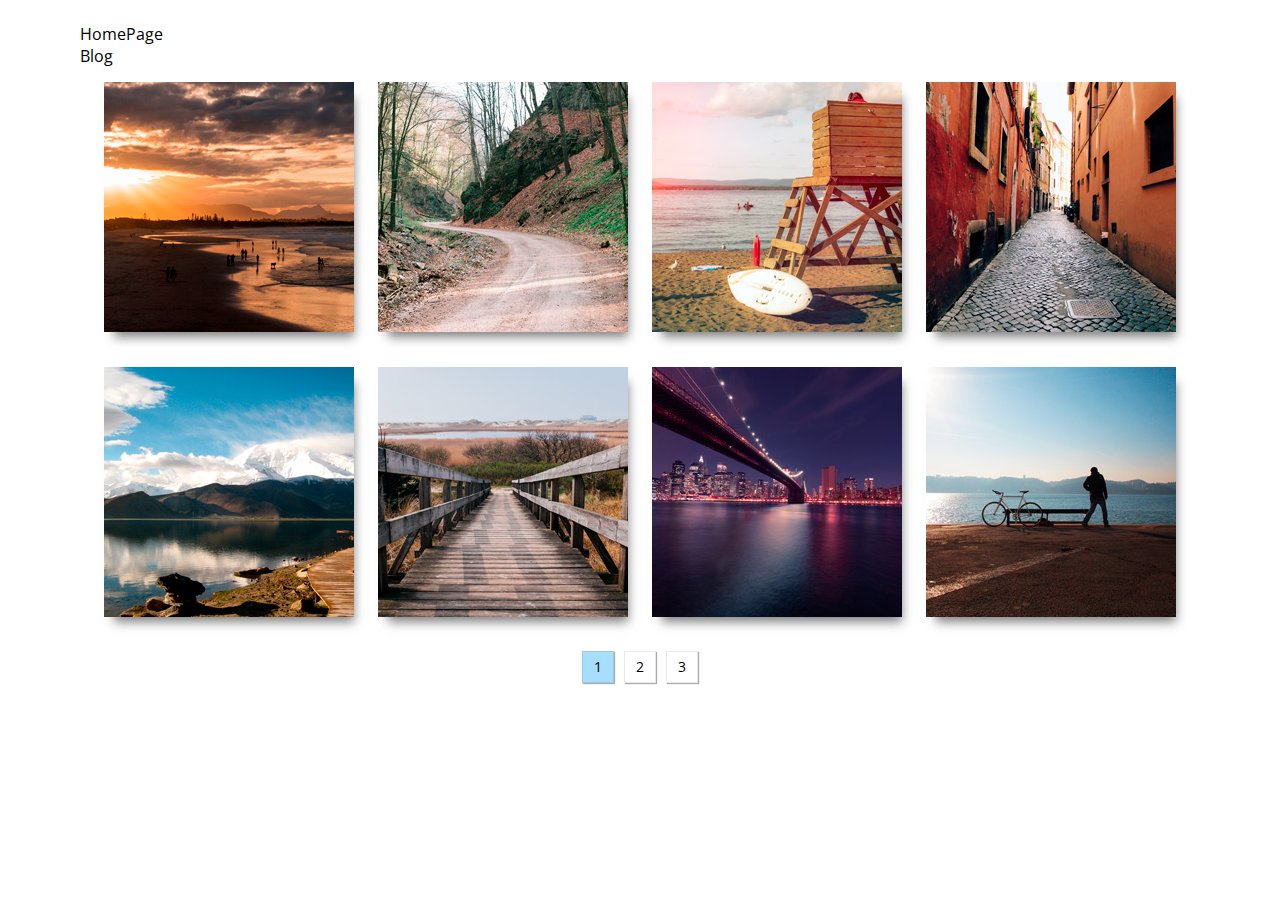
<file: Flip_turn/index.html>
<!DOCTYPE html>
<head>
	<title>Gallary</title>
	<meta name="keywords" content="" />
	<meta name="description" content="" />
	<meta charset="UTF-8">
	<meta name="viewport" content="width=device-width, initial-scale=1.0">
	<link href='http://fonts.googleapis.com/css?family=Open+Sans:400,300,700' rel='stylesheet' type='text/css'>
	<link href="css/font-awesome.min.css" rel="stylesheet" type="text/css">
	<link href="css/magnific-popup.css" rel="stylesheet">
	<link href="css/templatemo_style.css" rel="stylesheet" type="text/css">
</head>


<body style="background-color:white;">


		<div class="content-container" >

			<header>
			<!--<h1 class="center-text">Gallary at glance</h1>-->

		</header>

		<li><a href="http://localhost/SitoFotografico/HomePage.html"  class="icon fa-sign-in" title="Login"><span class="label">HomePage</span></a></li>
		<li><a href="http://localhost/SitoFotografico/blog.html" class="icon fa-picture-o" title="Blog"><span class="label">Blog</span></a></li>



		<div id="portfolio-content" class="center-text">
			<div class="portfolio-page" id="page-1">
				<div class="portfolio-group">
					<a class="portfolio-item" href="images/1-large.jpg">
						<img src="images/1-small.jpg" alt="image 1">
						<div class="detail">
							<h3>Wavy Road</h3>
							<p>Duis ac laoreet mi. Maecenas non lorem sed elit molestie tincidunt. Vestibulum tincidunt libero urna, ut dignissim purus accumsan nec.</p>
							<span class="btn">View</span>
						</div>
					</a>
				</div>
				<div class="portfolio-group">

					<a class="portfolio-item" href="images/2-large.jpg">
						<img src="images/2-small.jpg" alt="image 2">
						<div class="detail">
							<h3>Rocky Mountain</h3>
							<p>Sed in molestie lectus. Curabitur non est neque. Maecenas id luctus ligula. Duis ac laoreet mi. Maecenas non lorem sed elit molestie tincidunt.</p>
							<span class="btn">View</span>
						</div>
					</a>
				</div>
				<div class="portfolio-group">
					<a class="portfolio-item" href="images/3-large.jpg">
						<img src="images/3-small.jpg" alt="image 3">
						<div class="detail">
							<h3>Clear River</h3>
							<p>Duis ac laoreet mi. Maecenas non lorem sed elit molestie tincidunt. Vestibulum tincidunt libero urna, ut dignissim purus accumsan nec.</p>
							<span class="btn">View</span>
						</div>
					</a>
				</div>
				<div class="portfolio-group">
					<a class="portfolio-item" href="images/4-large.jpg">
						<img src="images/4-small.jpg" alt="image 4">
						<div class="detail">
							<h3>Rounded Flower</h3>
							<p>Sed in molestie lectus. Curabitur non est neque. Maecenas id luctus ligula. Mauris dignissim ante eu arcu ultricies, at sodales orci aliquet.</p>
							<span class="btn">View</span>
						</div>
					</a>
				</div>
				<div class="portfolio-group">
					<a class="portfolio-item" href="images/5-large.jpg">
						<img src="images/5-small.jpg" alt="image 5">
						<div class="detail">
							<h3>Bustling City</h3>
							<p>Duis ac laoreet mi. Vestibulum tincidunt libero urna, ut dignissim purus accumsan nec. Sed in molestie lectus. Curabitur non est neque.</p>
							<span class="btn">View</span>
						</div>
					</a>
				</div>
				<div class="portfolio-group">
					<a class="portfolio-item" href="images/6-large.jpg">
						<img src="images/6-small.jpg" alt="image 6">
						<div class="detail">
							<h3>Retired Leaves</h3>
							<p>Sed in molestie lectus. Curabitur non est neque. Maecenas id luctus ligula. Mauris dignissim ante eu arcu ultricies, at sodales orci aliquet.</p>
							<span class="btn">View</span>
						</div>
					</a>
				</div>
				<div class="portfolio-group">
					<a class="portfolio-item" href="images/7-large.jpg">
						<img src="images/7-small.jpg" alt="image 7">
						<div class="detail">
							<h3>Clean Design</h3>
							<p>Vestibulum tincidunt libero urna, ut dignissim purus accumsan nec. Maecenas id luctus ligula. Mauris dignissim ante eu arcu ultricies, at sodales orci aliquet.</p>
							<span class="btn">View</span>
						</div>
					</a>
				</div>
				<div class="portfolio-group">
					<a class="portfolio-item" href="images/8-large.jpg">
						<img src="images/8-small.jpg" alt="image 8">
						<div class="detail">
							<h3>Rock Solid</h3>
							<p>Duis ac laoreet mi. Maecenas non lorem sed elit molestie tincidunt. Mauris dignissim ante eu arcu ultricies, at sodales orci aliquet.</p>
							<span class="btn">View</span>
						</div>
					</a>
				</div>
			</div>
			<div class="portfolio-page" id="page-2" style="display:none;">
				<div class="portfolio-group">
					<a class="portfolio-item" href="images/8-large.jpg">
						<img src="images/8-small.jpg" alt="image 8">
						<div class="detail">
							<h3>Wavy Road</h3>
							<p>Duis ac laoreet mi. Maecenas non lorem sed elit molestie tincidunt. Sed in molestie lectus. Curabitur non est neque.</p>
							<span class="btn">View</span>
						</div>
					</a>
				</div>
				<div class="portfolio-group">
					<a class="portfolio-item" href="images/7-large.jpg">
						<img src="images/7-small.jpg" alt="image 7">
						<div class="detail">
							<h3>Rocky Mountain</h3>
							<p>Sed in molestie lectus. Curabitur non est neque. Maecenas id luctus ligula. Mauris dignissim ante eu arcu ultricies, at sodales orci aliquet. Duis ac laoreet mi.</p>
							<span class="btn">View</span>
						</div>
					</a>
				</div>
				<div class="portfolio-group">
					<a class="portfolio-item" href="images/6-large.jpg">
						<img src="images/6-small.jpg" alt="image 6">
						<div class="detail">
							<h3>Clear River</h3>
							<p>Duis ac laoreet mi. Maecenas non lorem sed elit molestie tincidunt. Vestibulum tincidunt libero urna, ut dignissim purus accumsan nec. Sed in molestie lectus.</p>
							<span class="btn">View</span>
						</div>
					</a>
				</div>
				<div class="portfolio-group">
					<a class="portfolio-item" href="images/5-large.jpg">
						<img src="images/5-small.jpg" alt="image 5">
						<div class="detail">
							<h3>Rounded Flower</h3>
							<p>Sed in molestie lectus. Curabitur non est neque. Maecenas id luctus ligula. Mauris dignissim ante eu arcu ultricies, at sodales orci aliquet.</p>
							<span class="btn">View</span>
						</div>
					</a>
				</div>
				<div class="portfolio-group">
					<a class="portfolio-item" href="images/4-large.jpg">
						<img src="images/4-small.jpg" alt="image 4">
						<div class="detail">
							<h3>Bustling City</h3>
							<p>Duis ac laoreet mi. Maecenas non lorem sed elit molestie tincidunt. Vestibulum tincidunt libero urna, ut dignissim purus accumsan nec.</p>
							<span class="btn">View</span>
						</div>
					</a>
				</div>
				<div class="portfolio-group">
					<a class="portfolio-item" href="images/3-large.jpg">
						<img src="images/3-small.jpg" alt="image 3">
						<div class="detail">
							<h3>Retired Leaves</h3>
							<p>Sed in molestie lectus. Curabitur non est neque. Maecenas id luctus ligula. Mauris dignissim ante eu arcu ultricies, at sodales orci aliquet.</p>
							<span class="btn">View</span>
						</div>
					</a>
				</div>
				<div class="portfolio-group">
					<a class="portfolio-item" href="images/2-large.jpg">
						<img src="images/2-small.jpg" alt="image 2">
						<div class="detail">
							<h3>Clean Design</h3>
							<p>Vestibulum tincidunt libero urna, ut dignissim purus accumsan nec. Sed in molestie lectus. Curabitur non est neque. Maecenas id luctus ligula.</p>
							<span class="btn">View</span>
						</div>
					</a>
				</div>
				<div class="portfolio-group">
					<a class="portfolio-item" href="images/1-large.jpg">
						<img src="images/1-small.jpg" alt="image 1">
						<div class="detail">
							<h3>Rock Solid</h3>
							<p>Duis ac laoreet mi. Maecenas non lorem sed elit molestie tincidunt. Maecenas id luctus ligula. Mauris dignissim ante eu arcu ultricies, at sodales orci aliquet.</p>
							<span class="btn">View</span>
						</div>
					</a>
				</div>
			</div>
			<div class="portfolio-page" id="page-3" style="display:none;">
				<div class="portfolio-group">
					<a class="portfolio-item" href="images/3-large.jpg">
						<img src="images/3-small.jpg" alt="image 3">
						<div class="detail">
							<h3>Wavy Road</h3>
							<p>Duis ac laoreet mi. Maecenas non lorem sed elit molestie tincidunt. Vestibulum tincidunt libero urna, ut dignissim purus accumsan nec. Curabitur non est neque.</p>
							<span class="btn">View</span>
						</div>
					</a>
				</div>
				<div class="portfolio-group">
					<a class="portfolio-item" href="images/2-large.jpg">
						<img src="images/2-small.jpg" alt="image 2">
						<div class="detail">
							<h3>Rocky Mountain</h3>
							<p>Sed in molestie lectus. Curabitur non est neque. Maecenas id luctus ligula. Mauris dignissim ante eu arcu ultricies, at sodales orci aliquet. Duis ac laoreet mi.</p>
							<span class="btn">View</span>
						</div>
					</a>
				</div>
				<div class="portfolio-group">
					<a class="portfolio-item" href="images/4-large.jpg">
						<img src="images/4-small.jpg" alt="image 4">
						<div class="detail">
							<h3>Clear River</h3>
							<p>Duis ac laoreet mi. Maecenas non lorem sed elit molestie tincidunt. Vestibulum tincidunt libero urna, ut dignissim purus accumsan nec. Sed in molestie lectus.</p>
							<span class="btn">View</span>
						</div>
					</a>
				</div>
				<div class="portfolio-group">
					<a class="portfolio-item" href="images/1-large.jpg">
						<img src="images/1-small.jpg" alt="image 1">
						<div class="detail">
							<h3>Rounded Flower</h3>
							<p>Sed in molestie lectus. Curabitur non est neque. Maecenas id luctus ligula. Mauris dignissim ante eu arcu ultricies, at sodales orci aliquet. </p>
							<span class="btn">View</span>
						</div>
					</a>
				</div>
				<div class="portfolio-group">
					<a class="portfolio-item" href="images/5-large.jpg">
						<img src="images/5-small.jpg" alt="image 5">
						<div class="detail">
							<h3>Bustling City</h3>
							<p>Duis ac laoreet mi. Maecenas non lorem sed elit molestie tincidunt. Vestibulum tincidunt libero urna, ut dignissim purus accumsan nec. Curabitur non est neque.</p>
							<span class="btn">View</span>
						</div>
					</a>
				</div>
				<div class="portfolio-group">
					<a class="portfolio-item" href="images/6-large.jpg">
						<img src="images/6-small.jpg" alt="image 22">
						<div class="detail">
							<h3>Retired Leaves</h3>
							<p>Sed in molestie lectus. Curabitur non est neque. Maecenas id luctus ligula. Mauris dignissim ante eu arcu ultricies, at sodales orci aliquet.</p>
							<span class="btn">View</span>
						</div>
					</a>
				</div>
				<div class="portfolio-group">
					<a class="portfolio-item" href="images/8-large.jpg">
						<img src="images/8-small.jpg" alt="image 8">
						<div class="detail">
							<h3>Clean Design</h3>
							<p>Vestibulum tincidunt libero urna, ut dignissim purus accumsan nec. Sed in molestie lectus. Curabitur non est neque. Maecenas id luctus ligula.</p>
							<span class="btn">View</span>
						</div>
					</a>
				</div>
				<div class="portfolio-group">
					<a class="portfolio-item" href="images/7-large.jpg">
						<img src="images/7-small.jpg" alt="image 7">
						<div class="detail">
							<h3>Rock Solid</h3>
							<p>Duis ac laoreet mi. Maecenas non lorem sed elit molestie tincidunt. Maecenas id luctus ligula. Mauris dignissim ante eu arcu ultricies, at sodales orci aliquet.</p>
							<span class="btn">View</span>
						</div>
					</a>
				</div>
			</div> <!-- page 3 -->
			<div class="pagination">
				<ul class="nav">
					<li class="active">1</li>
					<li>2</li>
					<li>3</li>
				</ul>
			</div>
		</div>
	</div>	<!-- /.content-container -->



	<script type="text/javascript" src="js/jquery-1.11.1.min.js"></script>
	<script type="text/javascript" src="js/jquery.easing.1.3.js"></script>
	<script type="text/javascript" src="js/modernizr.2.5.3.min.js"></script>
	<script type="text/javascript" src="js/jquery.magnific-popup.min.js"></script>
	<script type="text/javascript" src="js/templatemo_script.js"></script>
	<script type="text/javascript">
		$(function () {
			$('.pagination li').click(changePage);
			$('.portfolio-item').magnificPopup({
				type: 'image',
				gallery:{
					enabled:true
				}
			});
		});
	</script>
</body>
</html>
</file>
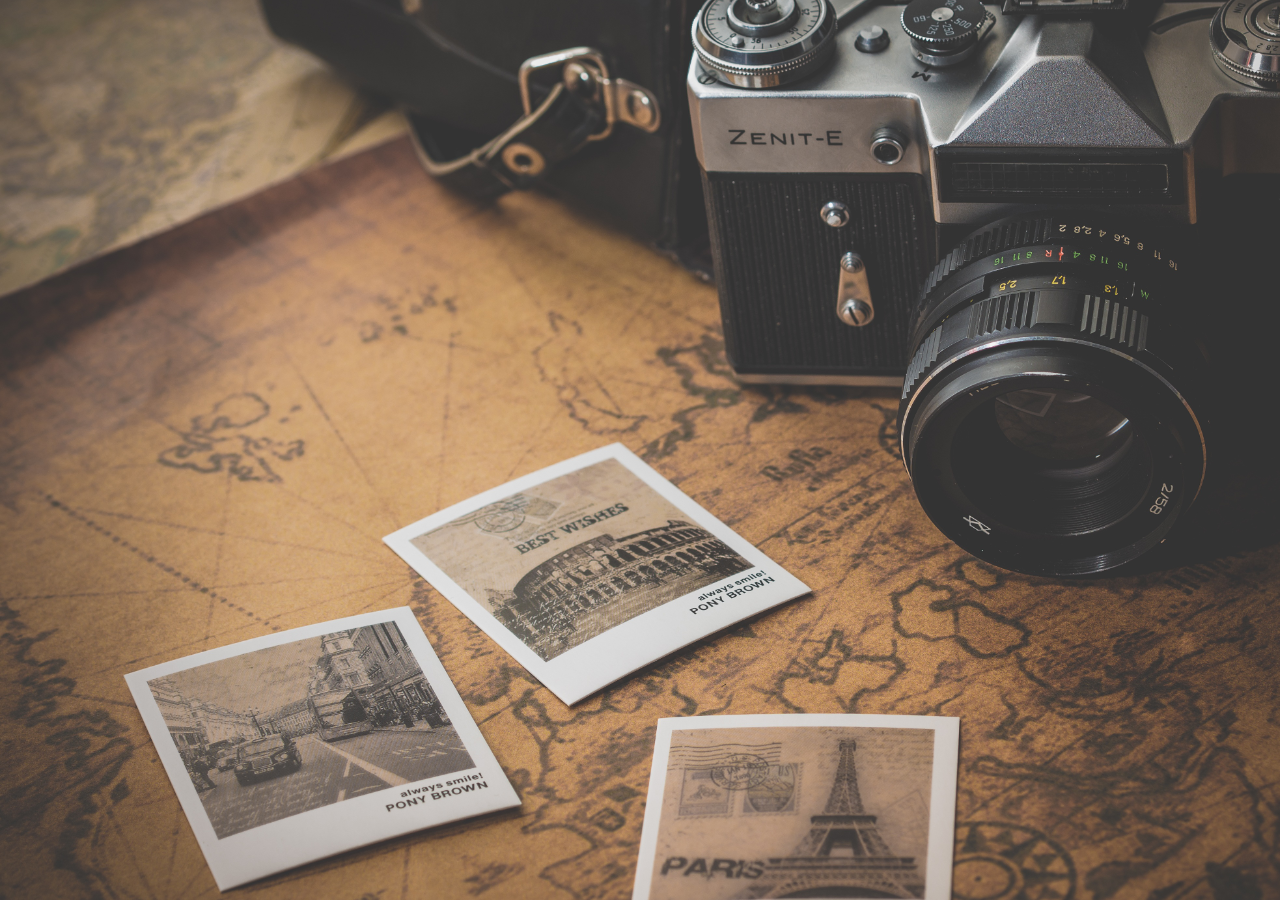
<file: signin.html>
<html>
	<head>
		<title>SitoFotografico</title>
		<meta charset="utf-8" />
		<meta name="viewport" content="width=device-width, initial-scale=1" />
		<link rel="stylesheet" href="css/main.css" />
		<link rel="stylesheet" href="css/singup-arrange.css" />

	</head>
	<body class="loading">
			<div id="bg"></div>
				<header id="header">



			<section id="main" class="container 75%">
				<header>
					<p>Inserisci i dati richiesti per effettuare l'accesso.</p>
				</header>
				<div class="box">
					<form method="post" action="signin.php">
						<div class="row uniform 50%">
							<div class="12u">
								<input type="text" name="name" id="name" value="" placeholder="Name" />
							</div>
							<div class="12u">
								<input type="password" name="password" id="password" value="" placeholder="Password" />
							</div>
							<div class="12u"></div>
							<div class="12u"></div>
						</div>
						<div class="row uniform">
							<div class="12u">
								<ul class="actions align-center">
									<input type="submit" value="Sign In" />
								</ul>
							</div>
						</div>
					</form>
				</div>
			</section>

			<script>
			window.onload = function() { document.body.className = ''; }
			</script>

	</body>
</html>
</file>
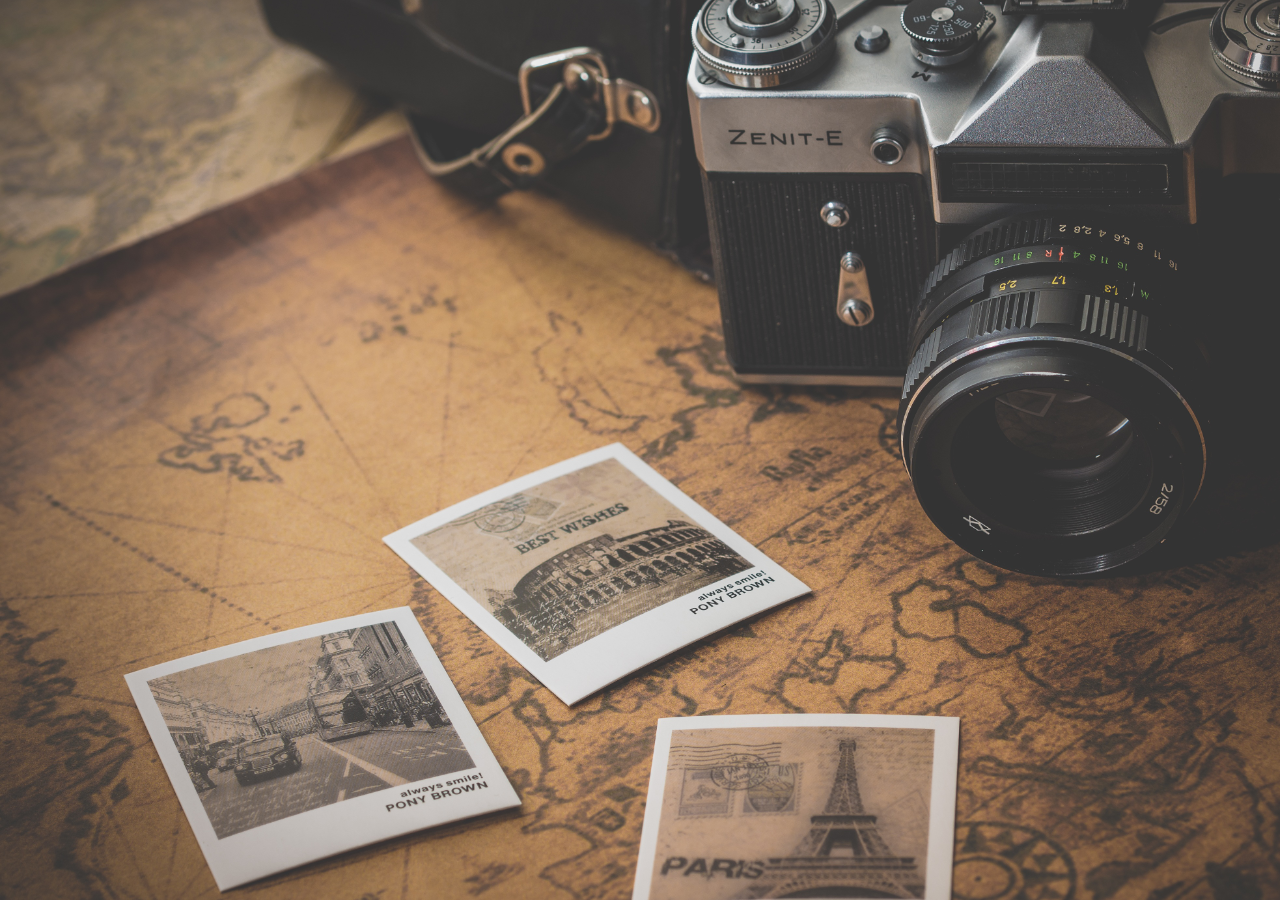
<file: signup.html>
<html>
	<head>
		<title>SitoFotografico</title>
		<meta charset="utf-8" />
		<meta name="viewport" content="width=device-width, initial-scale=1" />
		<link rel="stylesheet" href="css/main.css" />
		<link rel="stylesheet" href="css/singup-arrange.css" />

	</head>
	<body class="loading">
			<div id="bg"></div>
				<header id="header">


<section id="main" class="container 100%">
	<header>
		<p>Inserisci i dati richiesti per effettuare l'accesso.</p>
	</header>
  <div class="box">
    <form method="post" action="signup.php">
      <div class="row uniform 50%">
        <div class="12u">
          <input type="text" name="name" id="name" value="" placeholder="Name" />
        </div>
        <div class="12u">
          <input type="email" name="email" id="email" value="" placeholder="Email" />
        </div>
        <div class="12u">
          <input type="password" name="password" id="password" value="" placeholder="Password" />
        </div>
        <div class="12u">
          <input type="password" name="confirmpass" id="confirmpass" value="" placeholder="Confirm Password" />
        </div>
      </div>
      <div class="row uniform">
        <div class="12u">
          <ul class="actions align-center">
            <input type="submit" value="Sign Up" />
          </ul>
        </div>
      </div>
    </form>
  </div>
</section>





<script>
window.onload = function() { document.body.className = ''; }
</script>
</body>
</html>
</file>
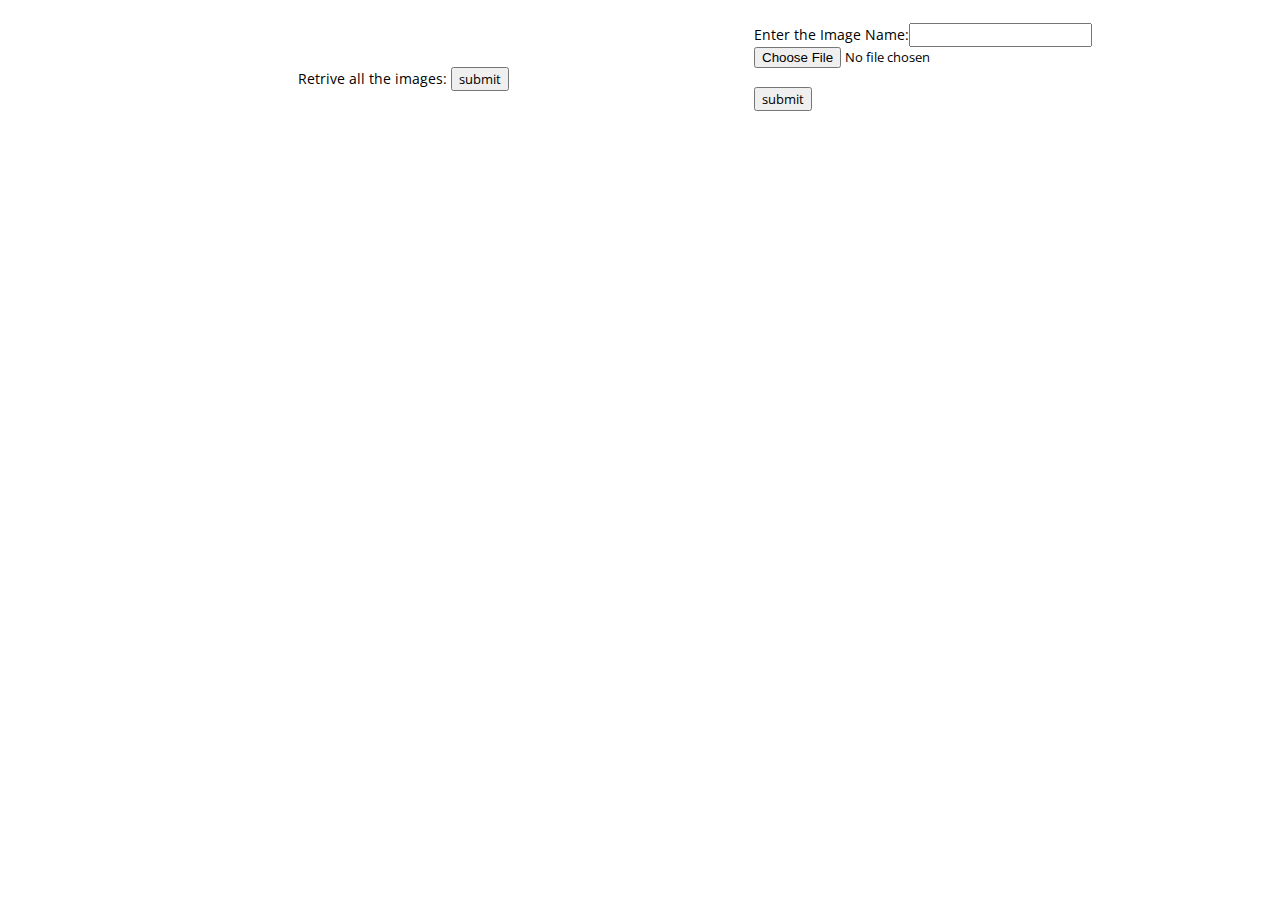
<file: PhotoUpload/SEARCH.html>
<!DOCTYPE html>
<head>
	<title>Gallary</title>
	<meta name="keywords" content="" />
	<meta name="description" content="" />
	<meta charset="UTF-8">
	<meta name="viewport" content="width=device-width, initial-scale=1.0">
	<link href='http://fonts.googleapis.com/css?family=Open+Sans:400,300,700' rel='stylesheet' type='text/css'>
	<link href="css/font-awesome.min.css" rel="stylesheet" type="text/css">
	<link href="css/magnific-popup.css" rel="stylesheet">
	<link href="css/templatemo_style.css" rel="stylesheet" type="text/css">




</head>


<body style="background-color:white;">


		<div class="content-container" >

			<header>
			<!--<h1 class="center-text">Gallary at glance</h1>-->

		</header>
    <form action="index.php" method="post"  enctype="multipart/form-data">

    Enter the Image Name:<input type="text" name="image_name" id="" /><br />
    <input name="image" id="image" accept="image/JPEG" type="file"><br /><br />
    <input type="submit" value="submit" name="submit" />
    </form>
    <br /><br />
    <!-- this form is user to display all the images-->
    <form action="index.php" method="post"  enctype="multipart/form-data">
    Retrive all the images:
    <input type="submit" value="submit" name="retrive" />
    </form>




    <script type="text/javascript" src="js/jquery-1.11.1.min.js"></script>
    <script type="text/javascript" src="js/jquery.easing.1.3.js"></script>
    <script type="text/javascript" src="js/modernizr.2.5.3.min.js"></script>
    <script type="text/javascript" src="js/jquery.magnific-popup.min.js"></script>
    <script type="text/javascript" src="js/templatemo_script.js"></script>
    <script type="text/javascript">
    	$(function () {
    		$('.pagination li').click(changePage);
    		$('.portfolio-item').magnificPopup({
    			type: 'image',
    			gallery:{
    				enabled:true
    			}
    		});
    	});
    </script>
    </body>
    </html>
</file>
<file: Flip_turn/css/templatemo_style.css>
/*  Credit: www.templatemo.com

	1. CSS resets
	2. Universal styles
	3. Portfolio styles
	4. CSS3 flip
	5. Timeline styles
	6. Contact styles
	7. Media queries
--------------------------------------*/

/*
Flip Turn Template 
http://www.templatemo.com/preview/templatemo_413_flip_turn
*/

/* 1. CSS resets 
--------------------------------------*/
p {	margin: 0; }
ul { padding: 0; }
li { list-style: none; }
a { text-decoration: none; }

/*  2. Universal styles
--------------------------------------*/

* {	font-family: 'Open Sans', sans-serif; }
body { background-color: #eee; }

h1 {
	font-size: 30px;
	line-height: 1.5;
	text-shadow: 1px 1px 1px rgba(167, 221, 255, 0.5);
	margin: 0 0 10px 0;
}

h2 { color: #909090; }

h1, h2, h3 { font-weight: 300; }

h2, h3, footer i { font-size: 18px; }

p, form, ul { font-size: 14px; }

.subtitle { font-weight: bold; color: #909090; }

.portfolio-group .detail p { font-size: 12px; }

footer p, address {	font-size: 14px; }

#templatemo_timeline .time_line_paragraph h1 { font-size: 24px; }

#logo a {	
	color: #909090; 
	margin-left: 15px;
	margin-right: 15px;
}
#logo, #templatemo_timeline i {	font-size: 50px; }

.main-container { 
	max-width: 1200px;
	margin: 0 auto;	
	background: white;
	box-shadow: 0 0 5px rgba(107, 110, 112, 0.4); 
}

.content-container {
	box-sizing: border-box;
	max-width: 1170px;
	width: 100%;
	margin: 0 auto;
	padding: 15px;
}
.content { padding-top: 15px; }

.main-nav { border-bottom: #DDDDDD 1px solid; }

.main-nav li {
	margin-right: 2px;
	background-color: rgba(255, 255, 255, 1);
	box-shadow: 1px 1px 1px rgba(80, 80, 80, 0.4);
}

.main-nav li a { display: block; padding: 12px 24px; }

.main-nav li.active { background-color: #A7DDFF; padding: 12px 24px; }

.main-nav li a:hover { background-color: #A7DDFF; }

nav {
	overflow: hidden;
	padding: 20px 30px 20px 20px;
}

ul.nav {
	display: -webkit-flex;
	display: -ms-flexbox;
	display: flex;
	-webkit-justify-content: center;
	-ms-flex-pack: center;
	justify-content: center;
}

ul.nav li {	cursor: pointer; display: inline-block; }
ul.nav li.active {	cursor: default; }
ul.nav li, .portfolio-group .detail h3, .templatemo_form button {
	text-transform: uppercase;
}

p { line-height: 1.8em; }
a { color: black; }
i {	color: #909090; }
footer {
	margin-top: 10px;
	padding: 15px 20px 10px 20px;
	overflow: hidden;
	background-color: rgba(237, 237, 237, 0.4);
	clear: both;
}
footer p {	
	float: left;
	margin-top: 6px;
	color: #909090;
}
footer i {	
	display: inline-block;
	padding: 5px; 
}
footer i:hover, footer i:active { color: #A7DDFF; }

ul.checkmark li:before { /*http://astronautweb.co/snippet/font-awesome/*/
	font-family: 'FontAwesome'; 
	content: '\f058'; 
	margin:0 5px 0 -15px; 
	color: #929292; 
} 
ul.pad-left {	
	overflow: auto;	
	padding-left: 30px;	
	line-height: 1.8em; 
}
img.shadow { box-shadow: 5px 10px 10px -5px rgba(0,0,0,0.5); }
p.justify { text-align: justify; }
.templatemo-detail img { 
	max-width: 250px; 
	width: 100%; 
	height: auto;
	margin-right: 15px;	
	margin-bottom: 15px; 
}
.fa { margin: 6px; }
.left { float: left; }
.right { float: right; }
.center-text { text-align: center; }

/* 3. Portfolio styles
-----------------------------------------*/
#portfolio-content {
	margin:  0 auto;
	display:-webkit-flex;
	display: -ms-flexbox;
	display: flex;
	-webkit-flex-flow: row wrap;
	-ms-flex-flow: row wrap;
	flex-flow: row wrap;
	-webkit-justify-content: space-around;
    -ms-flex-pack: distribute;
    justify-content: space-around;
}
#portfolio-content img { 
	width: 250px; 
	height: 250px; 
}
.portfolio-group {
	display: inline-block;
	width: 250px;
	height: 250px;
	position: relative;
	margin: 15px 10px;
}
.portfolio-group img {
	width:100%;
	height:100%;
	position:absolute;
	display:block;
	box-shadow: 5px 10px 10px -5px rgba(0,0,0,0.5);
}
.portfolio-group .detail {
	display:block;
	width:100%;
	height:100%;	
	position:absolute;
	background-color: rgba(255, 255, 255, 0.7);
	box-shadow: 5px 10px 10px -5px rgba(0,0,0,0.5);
}
.portfolio-group .detail h3 {
	padding: 15px 10px 0 10px;
}
.portfolio-group .detail p {
	text-align: justify;
	padding: 10px;
	line-height: 1.8em;
}
.portfolio-item { 
	display:block; 
	width:100%; 
	height:100%; 
}
.portfolio-item .btn {
	width: 80px;
	height: 30px;
	border: 1px solid rgba(0, 0, 0, 0.09);
	background-color: rgba(255, 255, 255, 0.5);
	-webkit-box-shadow: 1px 1px 1px rgba(51, 51, 51, 0.44);
	-ms-box-shadow: 1px 1px 1px rgba(51, 51, 51, 0.44);
	box-shadow: 1px 1px 1px rgba(51, 51, 51, 0.44);
}
.portfolio-item .btn:hover { background-color: #ddd; }
.pagination { width: 100%; }
.pagination li {
	width: 30px;
	height: 30px;
	line-height: 30px;	
	background-color: white;
	-webkit-box-shadow: 1px 1px 1px rgba(51,51,51,0.4);
	-ms-box-shadow: 1px 1px 1px rgba(51,51,51,0.4);
	box-shadow: 1px 1px 1px rgba(51,51,51,0.4);
	margin-right: 10px;
	border: 1px solid rgba(44, 44, 44, 0.1);
}
.pagination li:last-child {	margin-right: 0; }
.pagination li.active, .pagination li:hover { background-color: #A7DDFF; }

/*  4. CSS3 flip
	http://stackoverflow.com/questions/13474210/css3-3d-flip-animation-ie10-transform-origin-preserve-3d-workaround
	http://www.cssplay.co.uk/menu/css3-3d-card.html
	http://cssdeck.com/labs/gddxuzki
-------------------------------------------------------------------------------------*/
.portfolio-group .portfolio-item img,  .portfolio-group .portfolio-item .detail {
	-webkit-transition:0.5s ease-in-out;
	-moz-transition:0.5s ease-in-out;
	transition:0.5s ease-in-out;
}
.portfolio-group .detail {
	-moz-transform:perspective(800px) rotateY(180deg);
	-webkit-transform:perspective(800px) rotateY(180deg);
	transform:perspective(800px) rotateY(180deg);
}
.portfolio-group img {
	-moz-transform:perspective(800px) rotateY(0deg);
	-webkit-transform:perspective(800px) rotateY(0deg);
	transform:perspective(800px) rotateY(0deg);
}
.portfolio-item:hover > .detail {
	-moz-transform:perspective(800px) rotateY(0);
	-webkit-transform:perspective(800px) rotateY(0);
	transform:perspective(800px) rotateY(0);	
}
.portfolio-item:hover > img {
	-webkit-transform:perspective(800px) rotateY(-179.9deg);
	-moz-transform:perspective(800px) rotateY(-179.9deg);
	transform:perspective(800px) rotateY(-179.9deg);	
}
.portfolio-group img, .portfolio-group .detail {
	-webkit-backface-visibility: hidden;
	-moz-backface-visibility: hidden;
	-ms-backface-visibility: hidden;
	-o-backface-visibility: hidden;
	backface-visibility: hidden;
}

/* 5. Timeline styles
--------------------------------------------------------------*/
#templatemo_timeline { background: #fff; }
#templatemo_timeline .container-fluid {
    background: url("../images/time_line_bg.jpg") repeat-y center top;
}
#templatemo_timeline .time_line_caption {
    background: #f15556;
    padding: 10px 20px 10px 20px ;
    border-radius: 5px;
    line-height: 40px;
    clear: both;
    color: #fff; 
}
#templatemo_timeline .time_line_paragraph {
    background: #e6e6e6;
    border-radius: 5px;
    margin-top: 50px;
    overflow: hidden;
}
#templatemo_timeline {	margin-top: -50px; }
#templatemo_timeline .time_line_paragraph a {
    color: #000;
    text-decoration: underline;
}
#templatemo_timeline .time_line_paragraph h1 {
    text-align: left;
    margin: 0;    
    line-height: 30px;
    color: #000;
    padding: 20px 20px 20px 20px;
    clear: both;
}
#templatemo_timeline .time_line_paragraph p {
    padding: 0px 20px 20px 20px;
    text-align: left;
    margin: 0;
    line-height: 2em;
    color: #000;
}
#templatemo_timeline i { padding: 20px 20px 0 0; }

/*	6. Contact Styles 
--------------------------------------------------------------*/
.templatemo_contactmap {
	float: left;
	width: 60%; 
	height: auto; 
	max-width: 680px; 
	max-height: 400px; 
	padding-right: 15px;
	margin-bottom: 30px;
	box-sizing: border-box;
}
#templatemo_map { 
	width: 100%; 
	height: 400px; 
}
form {
	float: right;
	font-weight: 400;	
  	max-width: 470px;
  	width: 40%;
}
address {
	margin: 15px 0px;
}
span.btn {
	display: block;
	font-size: 12px;
	line-height: 30px;
	margin: 0 auto;
	text-transform: uppercase;
	border: none; 
	cursor: pointer; 
}
.templatemo_form button {
  width: 160px;
  line-height: 34px;
  color: #ffffff;
  border-radius: 0px;
  background: #a2c044;
  border: none;
  margin-top: 10px;
}
.templatemo_form input {
	height: 34px;	
	margin-bottom: 5px;
}
.templatemo_form textarea {
  	height: 130px;
}
.templatemo_form input, .templatemo_form textarea {
	font-family: 'Open Sans', sans-serif; /* for Firefox */
	font-size: 14px; 
	padding: 6px 2%;
	width: 95%;
	border: 1px solid #e5e5e5;
}

/* 7. Media queries 
-----------------------------------------------------*/
@media screen and (max-width: 980px) {
	.templatemo_contactmap { 
		width: 100%; 
		max-width: 600px; 
		margin-left: auto; 
		margin-right: auto;
		padding: 0;
		float: none;
	}
	form {	
		float: none;
		max-width: 600px; 
		width: 100%;
		margin: 15px auto;
	}
}
@media screen and (max-width: 806px) and (min-width: 701px) {
	#logo {
		float: none;
		text-align: center;
	}
	.main-nav ul { float: none;	}
}
@media screen and (max-width: 700px) {
	#logo {
		float: none;
		text-align: center;
	}
	.main-nav ul {
		display: block;
		float: none;
		padding: 0;
	}
	.main-nav ul.nav li {
		width: 96%;

	}
	.main-nav ul.nav li a { padding: 2%; }
	.main-nav ul.nav li.active { padding: 0; padding: 2% 0; }
	.main-nav ul.nav li a:hover { padding: 2%; }

	header {
		padding-top: 0;
		padding-bottom: 0;
	}
	h1 { margin-top: 0;	}
	h2 { margin-bottom: 20px; }
	form {
		width: 100%;
	}
}
@media screen and (max-width: 600px) {
	.about-detail ul { padding-left: 20px;	}
	img.left {
		float: none;
		display: block;
		margin-left: auto;
		margin-right: auto;
	}
	footer p {
		float: right;
		margin-bottom: 15px;
	}
	.social { clear: both; }
}
@media screen and (max-width:480px) {
	.main-nav li { 
		margin-left: 0; 
		margin-right: 0;	
	}
	.main-nav ul.nav li.active { padding: 0; padding: 2% 0; }
}
@media screen and (max-width:400px) {
	.main-nav li {
		width: 80px;
	    margin-left: 0;
	    margin-right: 0;
	    font-size: 12px;
	    text-align: center;
	    line-height: 30px;
	}
	.main-nav ul.nav li a { padding: 2%; }
	.main-nav ul.nav li.active { padding: 0; padding: 2% 0; }
	.main-nav ul.nav li a:hover { padding: 2%; }
}
</file>
<file: css/main.css>
@import url("https://fonts.googleapis.com/css?family=Source+Sans+Pro:300,900");
@import url("font-awesome.min.css");






/* Basic */

	body, input, select, textarea {
		color: #fff;
		font-family: 'Source Sans Pro', sans-serif;
		font-size: 15pt;
		font-weight: 300 !important;
		letter-spacing: -0.025em;
		line-height: 1.75em;
	}

	body {
		background: #fff;
		overflow: hidden;
	}

		body.loading * {
			-moz-animation: none !important;
			-webkit-animation: none !important;
			-ms-animation: none !important;
			animation: none !important;
		}

	a {
		-moz-transition: border-color 0.2s ease-in-out;
		-webkit-transition: border-color 0.2s ease-in-out;
		-ms-transition: border-color 0.2s ease-in-out;
		transition: border-color 0.2s ease-in-out;
		border-bottom: dotted 1px;
		color: inherit;
		outline: 0;
		text-decoration: none;
	}

		a:hover {
			border-color: transparent;
		}

/* Icon */


	.icon {
		text-decoration: none;
		position: relative;
	}


		.icon:before {
			-moz-osx-font-smoothing: grayscale;
			-webkit-font-smoothing: antialiased;
			font-family: FontAwesome;
			font-style: normal;
			font-weight: normal;
			text-transform: none !important;
		}

		.icon > .label {
			display: none;
		}



/* BG */

	#bg {
		background: #348cb2 url("images/bg3.jpg") bottom left;
		background-repeat: repeat-x;
		height: 115%;
		left: 0;
		opacity: 1;
		position: fixed;
		top: 0;
	}


	#bg {
		background-size: 1550px auto;
		width: 2000px;
	}


/* Main  TUTTO MESSO IN CENTRO ALLA PAGINA*/

	#main {
		height: 100%;
		left: 0;
		position: fixed;
		text-align: center;
		top: 0;
		width: 100%;
	}

		#main:before {
			content: '';
			display: inline-block;
			height: 100%;
			margin-right: 0;
			vertical-align: middle;
			width: 1px;
		}

/* Header */

	@-moz-keyframes header {
		0% {
			-moz-transform: translate3d(0,1em,0);
			-webkit-transform: translate3d(0,1em,0);
			-ms-transform: translate3d(0,1em,0);
			transform: translate3d(0,1em,0);
			opacity: 0;
		}

		100% {
			-moz-transform: translate3d(0,0,0);
			-webkit-transform: translate3d(0,0,0);
			-ms-transform: translate3d(0,0,0);
			transform: translate3d(0,0,0);
			opacity: 1;
		}
	}

	@-webkit-keyframes header {
		0% {
			-moz-transform: translate3d(0,1em,0);
			-webkit-transform: translate3d(0,1em,0);
			-ms-transform: translate3d(0,1em,0);
			transform: translate3d(0,1em,0);
			opacity: 0;
		}

		100% {
			-moz-transform: translate3d(0,0,0);
			-webkit-transform: translate3d(0,0,0);
			-ms-transform: translate3d(0,0,0);
			transform: translate3d(0,0,0);
			opacity: 1;
		}
	}

	@-ms-keyframes header {
		0% {
			-moz-transform: translate3d(0,1em,0);
			-webkit-transform: translate3d(0,1em,0);
			-ms-transform: translate3d(0,1em,0);
			transform: translate3d(0,1em,0);
			opacity: 0;
		}

		100% {
			-moz-transform: translate3d(0,0,0);
			-webkit-transform: translate3d(0,0,0);
			-ms-transform: translate3d(0,0,0);
			transform: translate3d(0,0,0);
			opacity: 1;
		}
	}

	@keyframes header {
		0% {
			-moz-transform: translate3d(0,1em,0);
			-webkit-transform: translate3d(0,1em,0);
			-ms-transform: translate3d(0,1em,0);
			transform: translate3d(0,1em,0);
			opacity: 0;
		}

		100% {
			-moz-transform: translate3d(0,0,0);
			-webkit-transform: translate3d(0,0,0);
			-ms-transform: translate3d(0,0,0);
			transform: translate3d(0,0,0);
			opacity: 1;
		}
	}

	@-moz-keyframes nav-icons {
		0% {
			-moz-transform: translate3d(0,1em,0);
			-webkit-transform: translate3d(0,1em,0);
			-ms-transform: translate3d(0,1em,0);
			transform: translate3d(0,1em,0);
			opacity: 0;
		}

		100% {
			-moz-transform: translate3d(0,0,0);
			-webkit-transform: translate3d(0,0,0);
			-ms-transform: translate3d(0,0,0);
			transform: translate3d(0,0,0);
			opacity: 1;
		}
	}

	@-webkit-keyframes nav-icons {
		0% {
			-moz-transform: translate3d(0,1em,0);
			-webkit-transform: translate3d(0,1em,0);
			-ms-transform: translate3d(0,1em,0);
			transform: translate3d(0,1em,0);
			opacity: 0;
		}

		100% {
			-moz-transform: translate3d(0,0,0);
			-webkit-transform: translate3d(0,0,0);
			-ms-transform: translate3d(0,0,0);
			transform: translate3d(0,0,0);
			opacity: 1;
		}
	}

	@-ms-keyframes nav-icons {
		0% {
			-moz-transform: translate3d(0,1em,0);
			-webkit-transform: translate3d(0,1em,0);
			-ms-transform: translate3d(0,1em,0);
			transform: translate3d(0,1em,0);
			opacity: 0;
		}

		100% {
			-moz-transform: translate3d(0,0,0);
			-webkit-transform: translate3d(0,0,0);
			-ms-transform: translate3d(0,0,0);
			transform: translate3d(0,0,0);
			opacity: 1;
		}
	}

	@keyframes nav-icons {
		0% {
			-moz-transform: translate3d(0,1em,0);
			-webkit-transform: translate3d(0,1em,0);
			-ms-transform: translate3d(0,1em,0);
			transform: translate3d(0,1em,0);
			opacity: 0;
		}

		100% {
			-moz-transform: translate3d(0,0,0);
			-webkit-transform: translate3d(0,0,0);
			-ms-transform: translate3d(0,0,0);
			transform: translate3d(0,0,0);
			opacity: 1;
		}
	}
/* MODIFICA PER LA VELOCITA DI COMPARSA DEL MENU  */
	#header {
		-moz-animation: header 1s 0.25s forwards;
		-webkit-animation: header 1s 0.25s forwards;
		-ms-animation: header 1s 0.25s forwards;
		animation: header 1s 0.25s forwards;
		-moz-backface-visibility: hidden;
		-webkit-backface-visibility: hidden;
		-ms-backface-visibility: hidden;
		backface-visibility: hidden;
		-moz-transform: translate3d(0,0,0);
		-webkit-transform: translate3d(0,0,0);
		-ms-transform: translate3d(0,0,0);
		transform: translate3d(0,0,0);
		cursor: default;
		display: inline-block;
		opacity: 0;
		position: relative;
		text-align: center;
		top: -1em;
		vertical-align: middle;
		width: 90%;
	}

		#header h1 {
			font-size: 4.35em;
			font-weight: 900;
			letter-spacing: -0.035em;
			line-height: 1em;
		}

		#header p {
			font-size: 1.25em;
			margin: 0.75em 0 0.25em 0;
			opacity: 0.75;
		}

		#header nav {
			margin: 1.5em 0 0 0;
		}

			#header nav li {
				-moz-animation: nav-icons 0.5s ease-in-out forwards;
				-webkit-animation: nav-icons 0.5s ease-in-out forwards;
				-ms-animation: nav-icons 0.5s ease-in-out forwards;
				animation: nav-icons 0.5s ease-in-out forwards;
				-moz-backface-visibility: hidden;
				-webkit-backface-visibility: hidden;
				-ms-backface-visibility: hidden;
				backface-visibility: hidden;
				-moz-transform: translate3d(0,0,0);
				-webkit-transform: translate3d(0,0,0);
				-ms-transform: translate3d(0,0,0);
				transform: translate3d(0,0,0);
				display: inline-block;
				height: 5.35em;
				line-height: 5.885em;
				opacity: 0;
				position: relative;
				top: 0;
				width: 5.35em;
			}
/*  VELOCITA COMPARSA DELLE ICONE IN ORDINE DEL POSIZIONAMENTO SULLA PAGINA */

				#header nav li:nth-child(1) {
					-moz-animation-delay: 0.6s;
					-webkit-animation-delay: 0.6s;
					-ms-animation-delay: 0.6s;
					animation-delay: 0.6s;
				}

				#header nav li:nth-child(2) {
					-moz-animation-delay:  0.8s;
					-webkit-animation-delay: 0.8s;
					-ms-animation-delay: 0.8s;
					animation-delay: 0.8s;
				}

				#header nav li:nth-child(3) {
					-moz-animation-delay: 1s;
					-webkit-animation-delay: 1s;
					-ms-animation-delay: 1s;
					animation-delay: 1s;
				}

				#header nav li:nth-child(4) {
					-moz-animation-delay: 1.2s;
					-webkit-animation-delay: 1.2s;
					-ms-animation-delay: 1.2s;
					animation-delay: 1.2s;
				}

				#header nav li:nth-child(5) {
					-moz-animation-delay: 1.4s;
					-webkit-animation-delay: 1.4s;
					-ms-animation-delay: 1.4s;
					animation-delay: 1.4s;
				}

				#header nav li:nth-child(6) {
					-moz-animation-delay: 1.6s;
					-webkit-animation-delay: 1.6s;
					-ms-animation-delay: 1.6s;
					animation-delay: 1.6s;
				}

				#header nav li:nth-child(7) {
					-moz-animation-delay: 1.8s;
					-webkit-animation-delay: 1.8s;
					-ms-animation-delay: 1.8s;
					animation-delay: 1.8s;
				}

				#header nav li:nth-child(8) {
					-moz-animation-delay: 2s;
					-webkit-animation-delay:2s;
					-ms-animation-delay: 2s;
					animation-delay: 2s;
				}

				#header nav li:nth-child(9) {
					-moz-animation-delay: 4.5s;
					-webkit-animation-delay: 4.5s;
					-ms-animation-delay: 4.5s;
					animation-delay: 4.5s;
				}

				#header nav li:nth-child(10) {
					-moz-animation-delay: 4.75s;
					-webkit-animation-delay: 4.75s;
					-ms-animation-delay: 4.75s;
					animation-delay: 4.75s;
				}

			#header nav a {
				-webkit-tap-highlight-color: transparent;
				-webkit-touch-callout: none;
				border: 0;
				display: inline-block;
			}

				#header nav a:before {
					-moz-transition: all 0.2s ease-in-out;
					-webkit-transition: all 0.2s ease-in-out;
					-ms-transition: all 0.2s ease-in-out;
					transition: all 0.2s ease-in-out;
					border-radius: 100%;
					border: solid 1px #fff;
					display: block;
					font-size: 1.75em;
					height: 2.5em;
					line-height: 2.5em;
					position: relative;
					text-align: center;
					top: 0;
					width: 2.5em;
				}
/* ICONE DIVENTANO PIU GROSSE QUANDO MOUSE SOPRA (1.1em)  con 1em si colorano */
				#header nav a:hover {
					font-size: 1em;
				}

					#header nav a:hover:before {
						background-color: rgba(255, 255, 255, 0.175);
						color: #ff1312;
					}



				#header nav a span {
					display: none;
				}

/* Footer */

	#footer {
		background-image: -moz-linear-gradient(top, rgba(0,0,0,0), rgba(0,0,0,0.5) 75%);
		background-image: -webkit-linear-gradient(top, rgba(0,0,0,0), rgba(0,0,0,0.5) 75%);
		background-image: -ms-linear-gradient(top, rgba(0,0,0,0), rgba(0,0,0,0.5) 75%);
		background-image: linear-gradient(top, rgba(0,0,0,0), rgba(0,0,0,0.5) 75%);
		bottom: 0;
		cursor: default;
		height: 6em;
		left: 0;
		line-height: 8em;
		position: absolute;
		text-align: center;
		width: 100%;
	}

/* Wide */

	@media screen and (max-width: 1280px) {

		/* Basic */

			body, input, select, textarea {
				font-size: 13pt;
			}

		/* BG */



		#bg {
			background-size: 1500px auto;
			width: 4500px;
		} }

/* Normal */

	@media screen and (max-width: 1500px) {

		/* Basic */

			body, input, select, textarea {
				font-size: 12pt;
			}

		/* BG */

			@-moz-keyframes bg {
				0% {
					-moz-transform: translate3d(0,0,0);
					-webkit-transform: translate3d(0,0,0);
					-ms-transform: translate3d(0,0,0);
					transform: translate3d(0,0,0);
				}

				100% {
					-moz-transform: translate3d(-750px,0,0);
					-webkit-transform: translate3d(-750px,0,0);
					-ms-transform: translate3d(-750px,0,0);
					transform: translate3d(-750px,0,0);
				}

	}

		@-webkit-keyframes bg {
			0% {
				-moz-transform: translate3d(0,0,0);
				-webkit-transform: translate3d(0,0,0);
				-ms-transform: translate3d(0,0,0);
				transform: translate3d(0,0,0);
			}

			100% {
				-moz-transform: translate3d(-750px,0,0);
				-webkit-transform: translate3d(-750px,0,0);
				-ms-transform: translate3d(-750px,0,0);
				transform: translate3d(-750px,0,0);
			}
			}

		@-ms-keyframes bg {
			0% {
				-moz-transform: translate3d(0,0,0);
				-webkit-transform: translate3d(0,0,0);
				-ms-transform: translate3d(0,0,0);
				transform: translate3d(0,0,0);
			}

			100% {
				-moz-transform: translate3d(-750px,0,0);
				-webkit-transform: translate3d(-750px,0,0);
				-ms-transform: translate3d(-750px,0,0);
				transform: translate3d(-750px,0,0);
			}
		}

		@keyframes bg {
			0% {
				-moz-transform: translate3d(0,0,0);
				-webkit-transform: translate3d(0,0,0);
				-ms-transform: translate3d(0,0,0);
				transform: translate3d(0,0,0);
			}

			100% {
				-moz-transform: translate3d(-750px,0,0);
				-webkit-transform: translate3d(-750px,0,0);
				-ms-transform: translate3d(-750px,0,0);
				transform: translate3d(-750px,0,0);
			}
		}

		#bg {
			background-size: 1500px auto;
			width: 2250px;
		} }

/* Mobile */

	@media screen and (max-width: 736px) {

		/* Basic */

			body {
				min-width: 320px;
			}

			body, input, select, textarea {
				font-size: 11pt;
			}



		#bg {
			background-size: 1500px auto;
			width: 1080px;
		}
</file>
<file: css/singup-arrange.css>
@import url(font-awesome.min.css);
@import url("http://fonts.googleapis.com/css?family=Source+Sans+Pro:300,400,300italic,400italic");

/*MDOIFICHE PER LE BOX DI INSERIMENTO*/
	input[type="text"],
	input[type="password"],
	input[type="email"],
	select,
	textarea {


		opacity: 0.7;
		margin-left: auto;
		margin-right: auto;
		border-radius: 6px;
		width: 50%;
		color:#870404;

	}


/*DIMENSIONE DELLE CASELLE INSERIMENTO*/
	input[type="text"],
	input[type="password"],
	input[type="email"],
	select {
		height: 3em;

	}



/* List */

		ul.actions {
			cursor: default;
			list-style: none;
			padding-left: 0;
		}



/* Button */

	input[type="submit"],
	input[type="reset"],
	input[type="button"],
	.button {
		-moz-appearance: none;
		-webkit-appearance: none;
		-o-appearance: none;
		-ms-appearance: none;
		appearance: none;
		-moz-transition: background-color 0.2s ease-in-out, color 0.2s ease-in-out;
		-webkit-transition: background-color 0.2s ease-in-out, color 0.2s ease-in-out;
		-o-transition: background-color 0.2s ease-in-out, color 0.2s ease-in-out;
		-ms-transition: background-color 0.2s ease-in-out, color 0.2s ease-in-out;
		transition: background-color 0.2s ease-in-out, color 0.2s ease-in-out;
    opacity: 0.8;
		background-color: #000000;
		border-radius: 6px;
		border: 0;
		color: #9b0000;
		cursor: pointer;
		display: inline-block;
		font-weight: 700;
		height: 3em;
		line-height: 3em;
		padding: 0 2em;
		text-align: center;
		text-decoration: none;
		white-space: nowrap;
	}



	#header {

		height: 12.5em;
		line-height: 5.25em;
		width: 100%;


	}
</file>
<file: PhotoUpload/css/templatemo_style.css>
/*  Credit: www.templatemo.com

	1. CSS resets
	2. Universal styles
	3. Portfolio styles
	4. CSS3 flip
	5. Timeline styles
	6. Contact styles
	7. Media queries
--------------------------------------*/

/*
Flip Turn Template 
http://www.templatemo.com/preview/templatemo_413_flip_turn
*/

/* 1. CSS resets 
--------------------------------------*/
p {	margin: 0; }
ul { padding: 0; }
li { list-style: none; }
a { text-decoration: none; }

/*  2. Universal styles
--------------------------------------*/

* {	font-family: 'Open Sans', sans-serif; }
body { background-color: #eee; }

h1 {
	font-size: 30px;
	line-height: 1.5;
	text-shadow: 1px 1px 1px rgba(167, 221, 255, 0.5);
	margin: 0 0 10px 0;
}

h2 { color: #909090; }

h1, h2, h3 { font-weight: 300; }

h2, h3, footer i { font-size: 18px; }

p, form, ul { font-size: 14px; }

.subtitle { font-weight: bold; color: #909090; }

.portfolio-group .detail p { font-size: 12px; }

footer p, address {	font-size: 14px; }

#templatemo_timeline .time_line_paragraph h1 { font-size: 24px; }

#logo a {	
	color: #909090; 
	margin-left: 15px;
	margin-right: 15px;
}
#logo, #templatemo_timeline i {	font-size: 50px; }

.main-container { 
	max-width: 1200px;
	margin: 0 auto;	
	background: white;
	box-shadow: 0 0 5px rgba(107, 110, 112, 0.4); 
}

.content-container {
	box-sizing: border-box;
	max-width: 1170px;
	width: 100%;
	margin: 0 auto;
	padding: 15px;
}
.content { padding-top: 15px; }

.main-nav { border-bottom: #DDDDDD 1px solid; }

.main-nav li {
	margin-right: 2px;
	background-color: rgba(255, 255, 255, 1);
	box-shadow: 1px 1px 1px rgba(80, 80, 80, 0.4);
}

.main-nav li a { display: block; padding: 12px 24px; }

.main-nav li.active { background-color: #A7DDFF; padding: 12px 24px; }

.main-nav li a:hover { background-color: #A7DDFF; }

nav {
	overflow: hidden;
	padding: 20px 30px 20px 20px;
}

ul.nav {
	display: -webkit-flex;
	display: -ms-flexbox;
	display: flex;
	-webkit-justify-content: center;
	-ms-flex-pack: center;
	justify-content: center;
}

ul.nav li {	cursor: pointer; display: inline-block; }
ul.nav li.active {	cursor: default; }
ul.nav li, .portfolio-group .detail h3, .templatemo_form button {
	text-transform: uppercase;
}

p { line-height: 1.8em; }
a { color: black; }
i {	color: #909090; }
footer {
	margin-top: 10px;
	padding: 15px 20px 10px 20px;
	overflow: hidden;
	background-color: rgba(237, 237, 237, 0.4);
	clear: both;
}
footer p {	
	float: left;
	margin-top: 6px;
	color: #909090;
}
footer i {	
	display: inline-block;
	padding: 5px; 
}
footer i:hover, footer i:active { color: #A7DDFF; }

ul.checkmark li:before { /*http://astronautweb.co/snippet/font-awesome/*/
	font-family: 'FontAwesome'; 
	content: '\f058'; 
	margin:0 5px 0 -15px; 
	color: #929292; 
} 
ul.pad-left {	
	overflow: auto;	
	padding-left: 30px;	
	line-height: 1.8em; 
}
img.shadow { box-shadow: 5px 10px 10px -5px rgba(0,0,0,0.5); }
p.justify { text-align: justify; }
.templatemo-detail img { 
	max-width: 250px; 
	width: 100%; 
	height: auto;
	margin-right: 15px;	
	margin-bottom: 15px; 
}
.fa { margin: 6px; }
.left { float: left; }
.right { float: right; }
.center-text { text-align: center; }

/* 3. Portfolio styles
-----------------------------------------*/
#portfolio-content {
	margin:  0 auto;
	display:-webkit-flex;
	display: -ms-flexbox;
	display: flex;
	-webkit-flex-flow: row wrap;
	-ms-flex-flow: row wrap;
	flex-flow: row wrap;
	-webkit-justify-content: space-around;
    -ms-flex-pack: distribute;
    justify-content: space-around;
}
#portfolio-content img { 
	width: 250px; 
	height: 250px; 
}
.portfolio-group {
	display: inline-block;
	width: 250px;
	height: 250px;
	position: relative;
	margin: 15px 10px;
}
.portfolio-group img {
	width:100%;
	height:100%;
	position:absolute;
	display:block;
	box-shadow: 5px 10px 10px -5px rgba(0,0,0,0.5);
}
.portfolio-group .detail {
	display:block;
	width:100%;
	height:100%;	
	position:absolute;
	background-color: rgba(255, 255, 255, 0.7);
	box-shadow: 5px 10px 10px -5px rgba(0,0,0,0.5);
}
.portfolio-group .detail h3 {
	padding: 15px 10px 0 10px;
}
.portfolio-group .detail p {
	text-align: justify;
	padding: 10px;
	line-height: 1.8em;
}
.portfolio-item { 
	display:block; 
	width:100%; 
	height:100%; 
}
.portfolio-item .btn {
	width: 80px;
	height: 30px;
	border: 1px solid rgba(0, 0, 0, 0.09);
	background-color: rgba(255, 255, 255, 0.5);
	-webkit-box-shadow: 1px 1px 1px rgba(51, 51, 51, 0.44);
	-ms-box-shadow: 1px 1px 1px rgba(51, 51, 51, 0.44);
	box-shadow: 1px 1px 1px rgba(51, 51, 51, 0.44);
}
.portfolio-item .btn:hover { background-color: #ddd; }
.pagination { width: 100%; }
.pagination li {
	width: 30px;
	height: 30px;
	line-height: 30px;	
	background-color: white;
	-webkit-box-shadow: 1px 1px 1px rgba(51,51,51,0.4);
	-ms-box-shadow: 1px 1px 1px rgba(51,51,51,0.4);
	box-shadow: 1px 1px 1px rgba(51,51,51,0.4);
	margin-right: 10px;
	border: 1px solid rgba(44, 44, 44, 0.1);
}
.pagination li:last-child {	margin-right: 0; }
.pagination li.active, .pagination li:hover { background-color: #A7DDFF; }

/*  4. CSS3 flip
	http://stackoverflow.com/questions/13474210/css3-3d-flip-animation-ie10-transform-origin-preserve-3d-workaround
	http://www.cssplay.co.uk/menu/css3-3d-card.html
	http://cssdeck.com/labs/gddxuzki
-------------------------------------------------------------------------------------*/
.portfolio-group .portfolio-item img,  .portfolio-group .portfolio-item .detail {
	-webkit-transition:0.5s ease-in-out;
	-moz-transition:0.5s ease-in-out;
	transition:0.5s ease-in-out;
}
.portfolio-group .detail {
	-moz-transform:perspective(800px) rotateY(180deg);
	-webkit-transform:perspective(800px) rotateY(180deg);
	transform:perspective(800px) rotateY(180deg);
}
.portfolio-group img {
	-moz-transform:perspective(800px) rotateY(0deg);
	-webkit-transform:perspective(800px) rotateY(0deg);
	transform:perspective(800px) rotateY(0deg);
}
.portfolio-item:hover > .detail {
	-moz-transform:perspective(800px) rotateY(0);
	-webkit-transform:perspective(800px) rotateY(0);
	transform:perspective(800px) rotateY(0);	
}
.portfolio-item:hover > img {
	-webkit-transform:perspective(800px) rotateY(-179.9deg);
	-moz-transform:perspective(800px) rotateY(-179.9deg);
	transform:perspective(800px) rotateY(-179.9deg);	
}
.portfolio-group img, .portfolio-group .detail {
	-webkit-backface-visibility: hidden;
	-moz-backface-visibility: hidden;
	-ms-backface-visibility: hidden;
	-o-backface-visibility: hidden;
	backface-visibility: hidden;
}

/* 5. Timeline styles
--------------------------------------------------------------*/
#templatemo_timeline { background: #fff; }
#templatemo_timeline .container-fluid {
    background: url("../images/time_line_bg.jpg") repeat-y center top;
}
#templatemo_timeline .time_line_caption {
    background: #f15556;
    padding: 10px 20px 10px 20px ;
    border-radius: 5px;
    line-height: 40px;
    clear: both;
    color: #fff; 
}
#templatemo_timeline .time_line_paragraph {
    background: #e6e6e6;
    border-radius: 5px;
    margin-top: 50px;
    overflow: hidden;
}
#templatemo_timeline {	margin-top: -50px; }
#templatemo_timeline .time_line_paragraph a {
    color: #000;
    text-decoration: underline;
}
#templatemo_timeline .time_line_paragraph h1 {
    text-align: left;
    margin: 0;    
    line-height: 30px;
    color: #000;
    padding: 20px 20px 20px 20px;
    clear: both;
}
#templatemo_timeline .time_line_paragraph p {
    padding: 0px 20px 20px 20px;
    text-align: left;
    margin: 0;
    line-height: 2em;
    color: #000;
}
#templatemo_timeline i { padding: 20px 20px 0 0; }

/*	6. Contact Styles 
--------------------------------------------------------------*/
.templatemo_contactmap {
	float: left;
	width: 60%; 
	height: auto; 
	max-width: 680px; 
	max-height: 400px; 
	padding-right: 15px;
	margin-bottom: 30px;
	box-sizing: border-box;
}
#templatemo_map { 
	width: 100%; 
	height: 400px; 
}
form {
	float: right;
	font-weight: 400;	
  	max-width: 470px;
  	width: 40%;
}
address {
	margin: 15px 0px;
}
span.btn {
	display: block;
	font-size: 12px;
	line-height: 30px;
	margin: 0 auto;
	text-transform: uppercase;
	border: none; 
	cursor: pointer; 
}
.templatemo_form button {
  width: 160px;
  line-height: 34px;
  color: #ffffff;
  border-radius: 0px;
  background: #a2c044;
  border: none;
  margin-top: 10px;
}
.templatemo_form input {
	height: 34px;	
	margin-bottom: 5px;
}
.templatemo_form textarea {
  	height: 130px;
}
.templatemo_form input, .templatemo_form textarea {
	font-family: 'Open Sans', sans-serif; /* for Firefox */
	font-size: 14px; 
	padding: 6px 2%;
	width: 95%;
	border: 1px solid #e5e5e5;
}

/* 7. Media queries 
-----------------------------------------------------*/
@media screen and (max-width: 980px) {
	.templatemo_contactmap { 
		width: 100%; 
		max-width: 600px; 
		margin-left: auto; 
		margin-right: auto;
		padding: 0;
		float: none;
	}
	form {	
		float: none;
		max-width: 600px; 
		width: 100%;
		margin: 15px auto;
	}
}
@media screen and (max-width: 806px) and (min-width: 701px) {
	#logo {
		float: none;
		text-align: center;
	}
	.main-nav ul { float: none;	}
}
@media screen and (max-width: 700px) {
	#logo {
		float: none;
		text-align: center;
	}
	.main-nav ul {
		display: block;
		float: none;
		padding: 0;
	}
	.main-nav ul.nav li {
		width: 96%;

	}
	.main-nav ul.nav li a { padding: 2%; }
	.main-nav ul.nav li.active { padding: 0; padding: 2% 0; }
	.main-nav ul.nav li a:hover { padding: 2%; }

	header {
		padding-top: 0;
		padding-bottom: 0;
	}
	h1 { margin-top: 0;	}
	h2 { margin-bottom: 20px; }
	form {
		width: 100%;
	}
}
@media screen and (max-width: 600px) {
	.about-detail ul { padding-left: 20px;	}
	img.left {
		float: none;
		display: block;
		margin-left: auto;
		margin-right: auto;
	}
	footer p {
		float: right;
		margin-bottom: 15px;
	}
	.social { clear: both; }
}
@media screen and (max-width:480px) {
	.main-nav li { 
		margin-left: 0; 
		margin-right: 0;	
	}
	.main-nav ul.nav li.active { padding: 0; padding: 2% 0; }
}
@media screen and (max-width:400px) {
	.main-nav li {
		width: 80px;
	    margin-left: 0;
	    margin-right: 0;
	    font-size: 12px;
	    text-align: center;
	    line-height: 30px;
	}
	.main-nav ul.nav li a { padding: 2%; }
	.main-nav ul.nav li.active { padding: 0; padding: 2% 0; }
	.main-nav ul.nav li a:hover { padding: 2%; }
}
</file>
